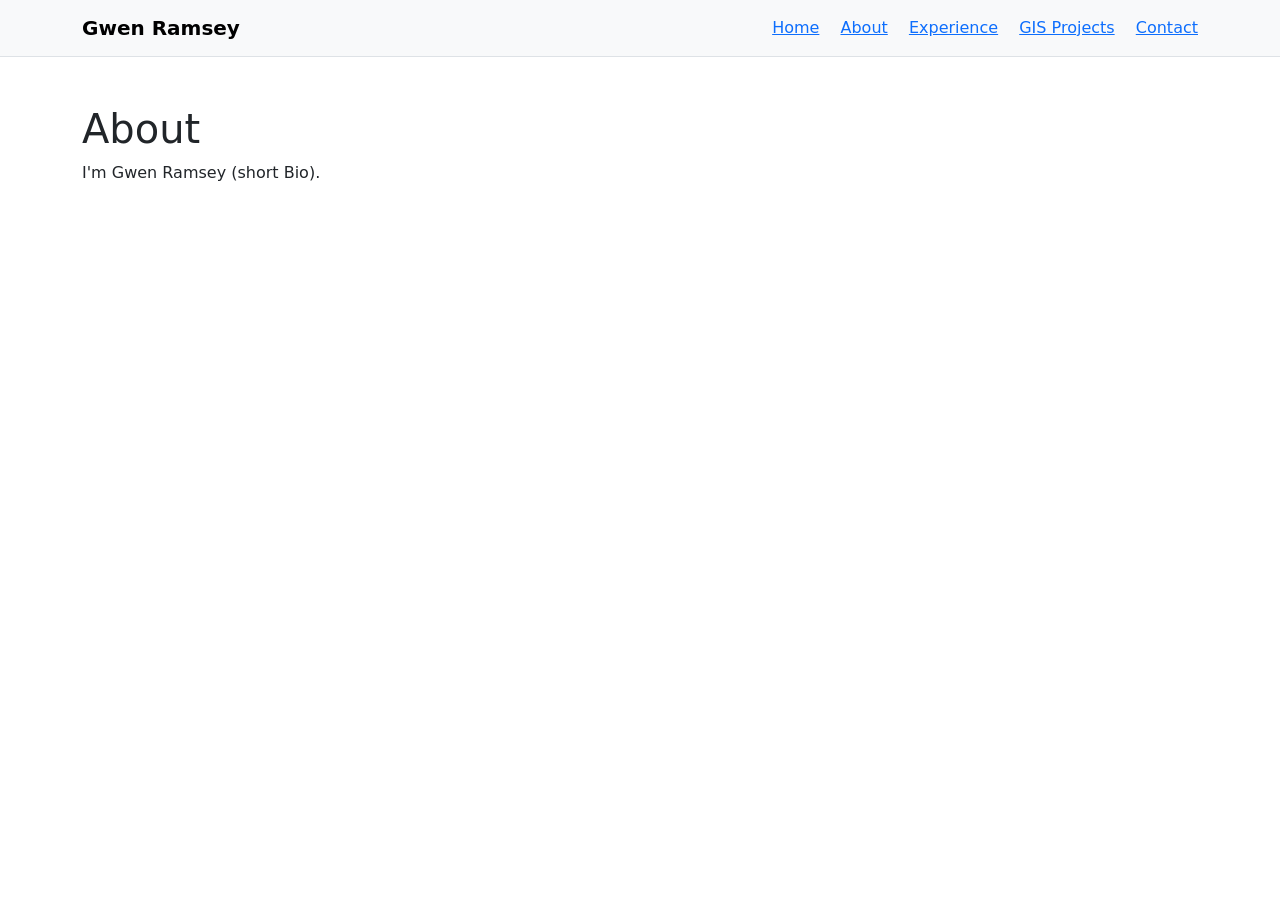
<file: about.html>
<!doctype html>
<html lang="en">
<head>
  <meta charset="utf-8" />
  <meta name="viewport" content="width=device-width, initial-scale=1" />
  <title>About — Gwen Ramsey</title>
  <link href="https://cdn.jsdelivr.net/npm/bootstrap@5.3.3/dist/css/bootstrap.min.css" rel="stylesheet">
</head>
<body>

<nav class="navbar navbar-light bg-light border-bottom">
  <div class="container">
    <a class="navbar-brand fw-semibold" href="index.html">Gwen Ramsey</a>
    <div class="ms-auto">
      <a class="me-3" href="index.html">Home</a>
      <a class="me-3" href="about.html">About</a>
      <a class="me-3" href="experience.html">Experience</a>
      <a class="me-3" href="projects.html">GIS Projects</a>
      <a href="contact.html">Contact</a>
    </div>
  </div>
</nav>

<main class="container py-5">
  <h1>About</h1>
  <p>I'm Gwen Ramsey (short Bio).</p>
</main>

</body>
</html>
</main>

</body>
</html>
</file>
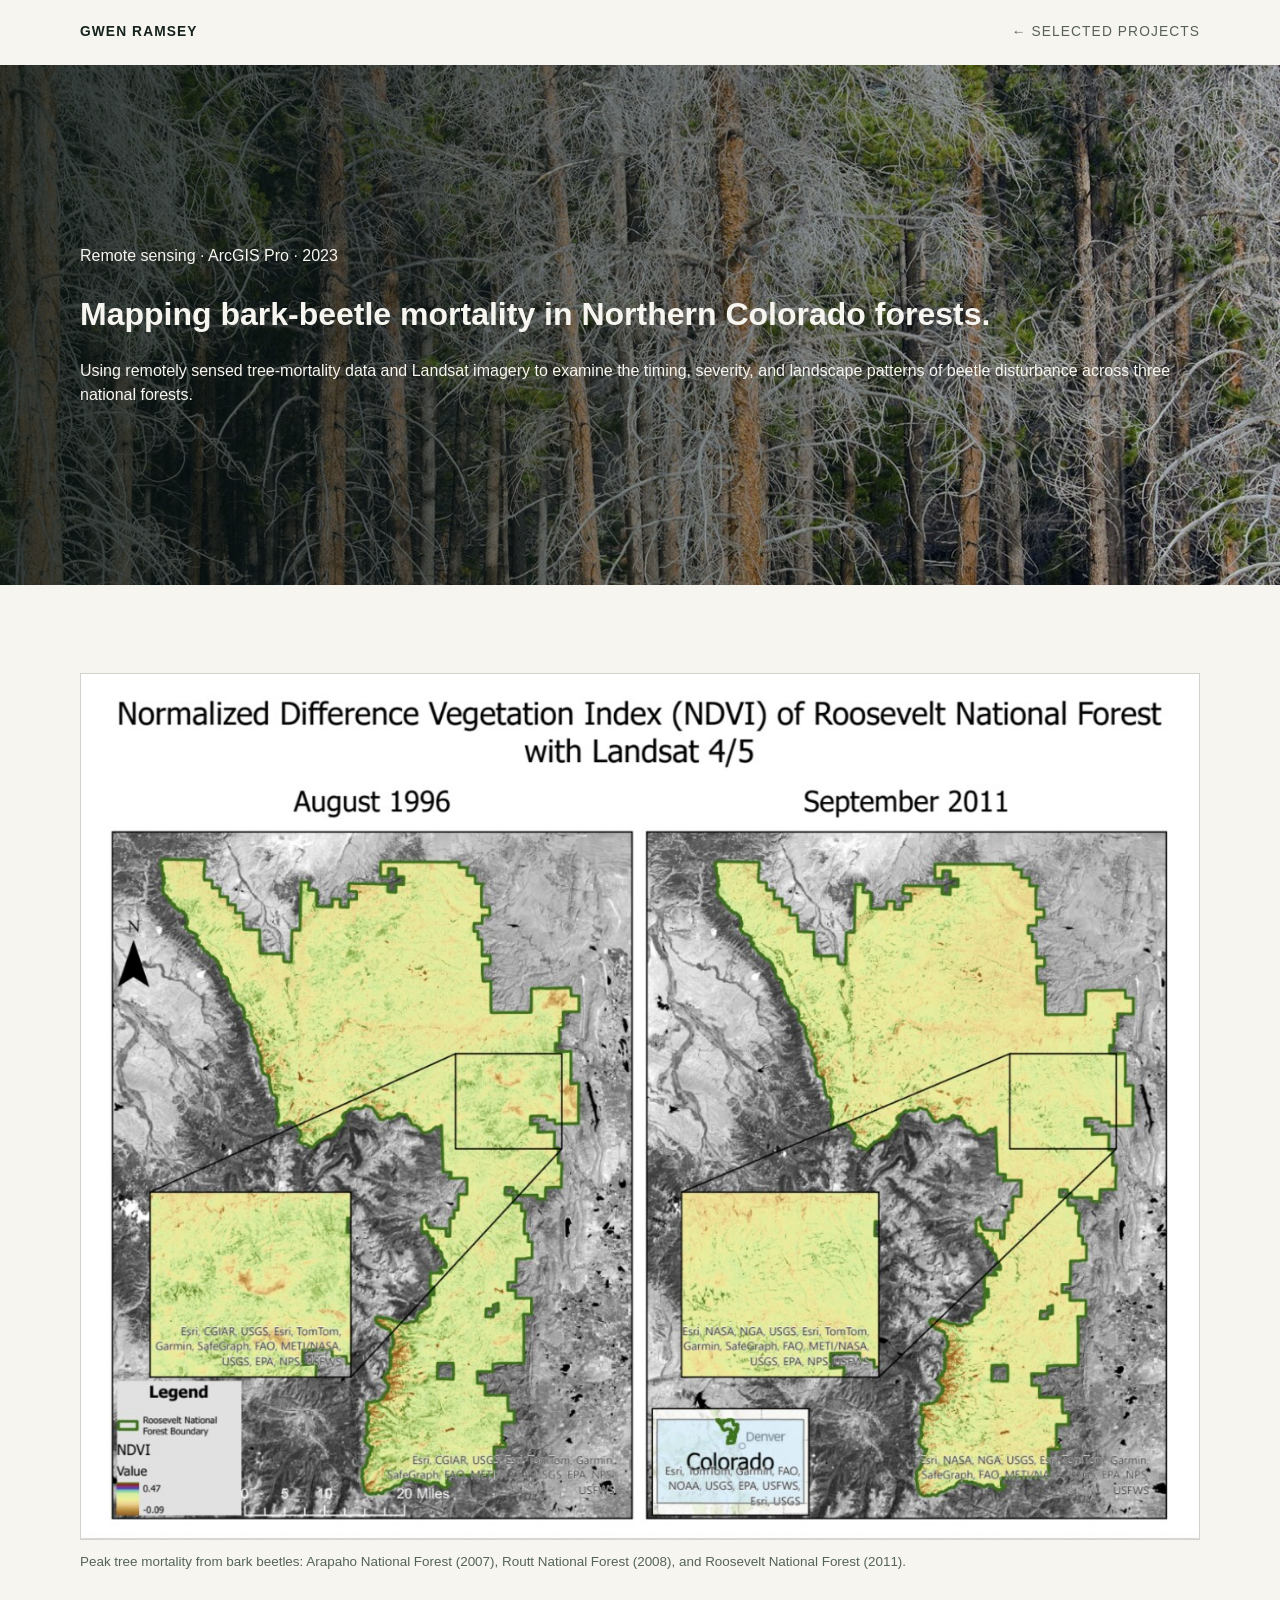
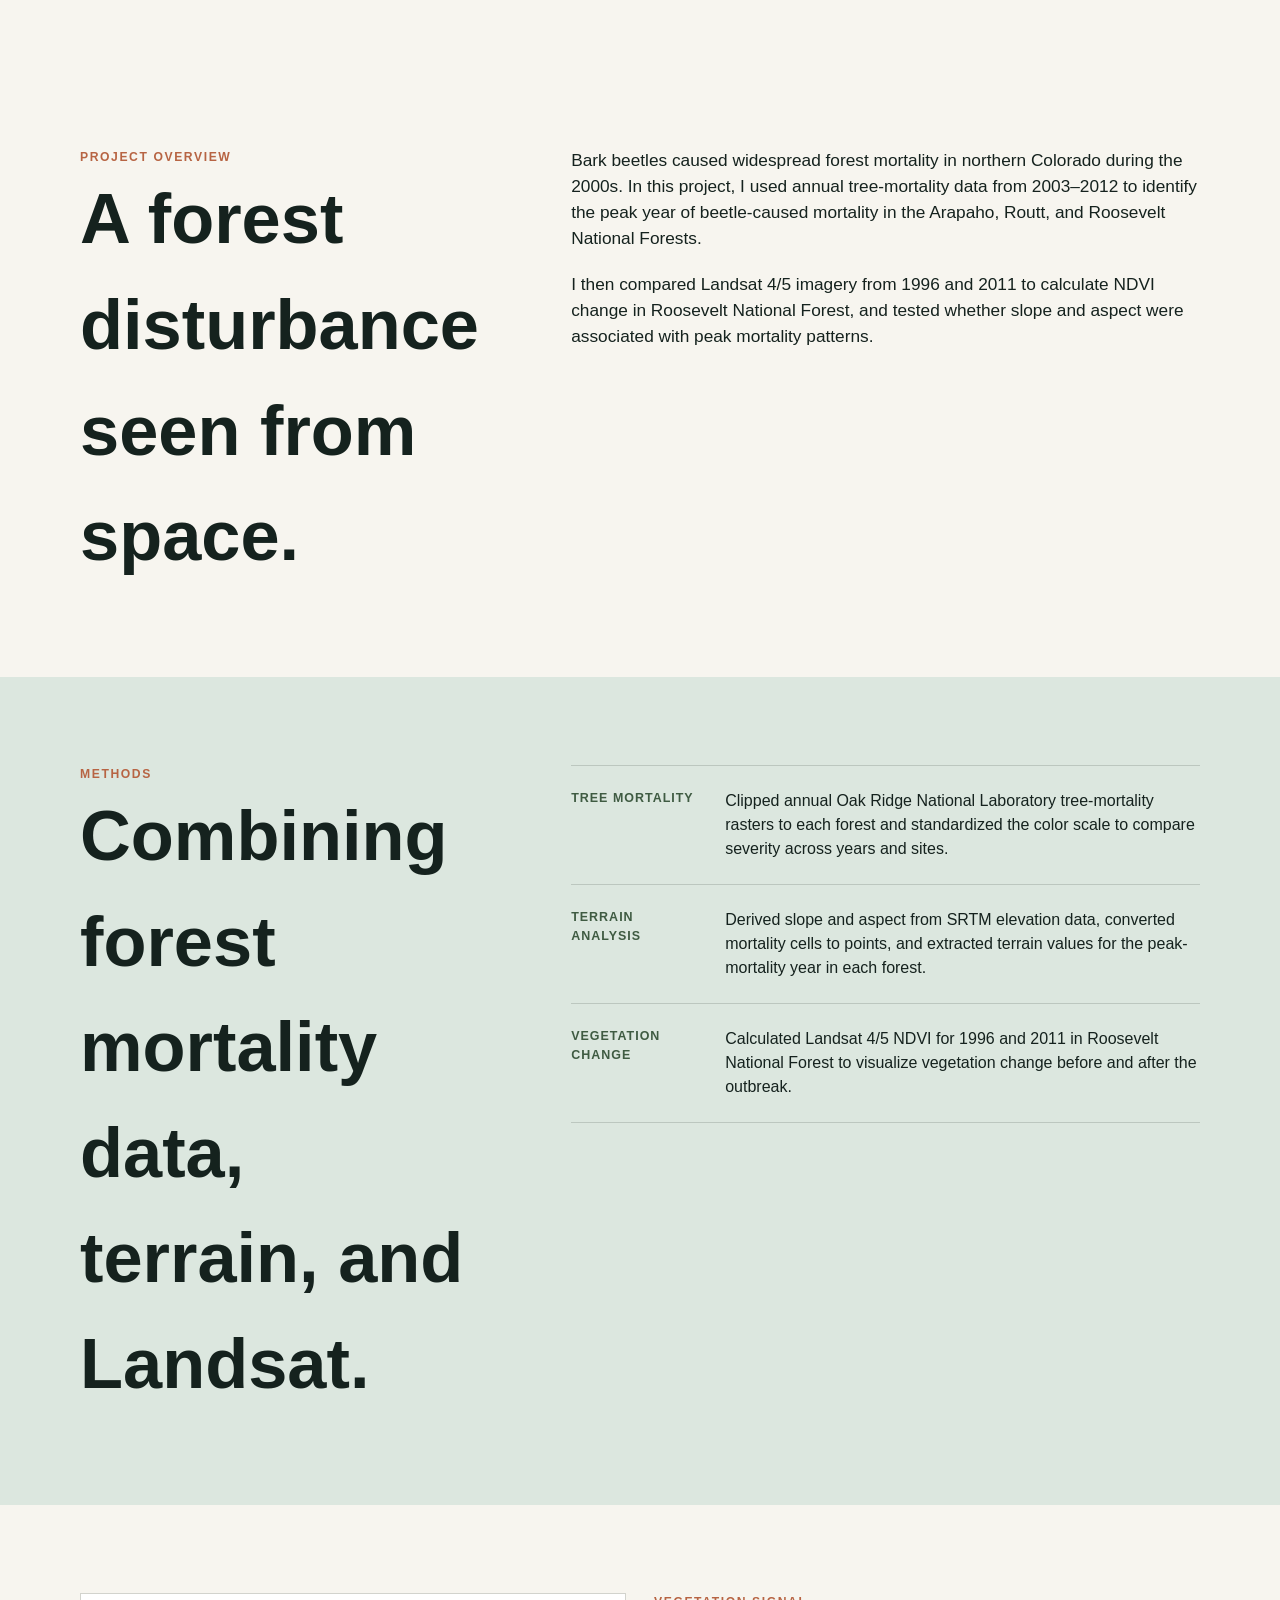
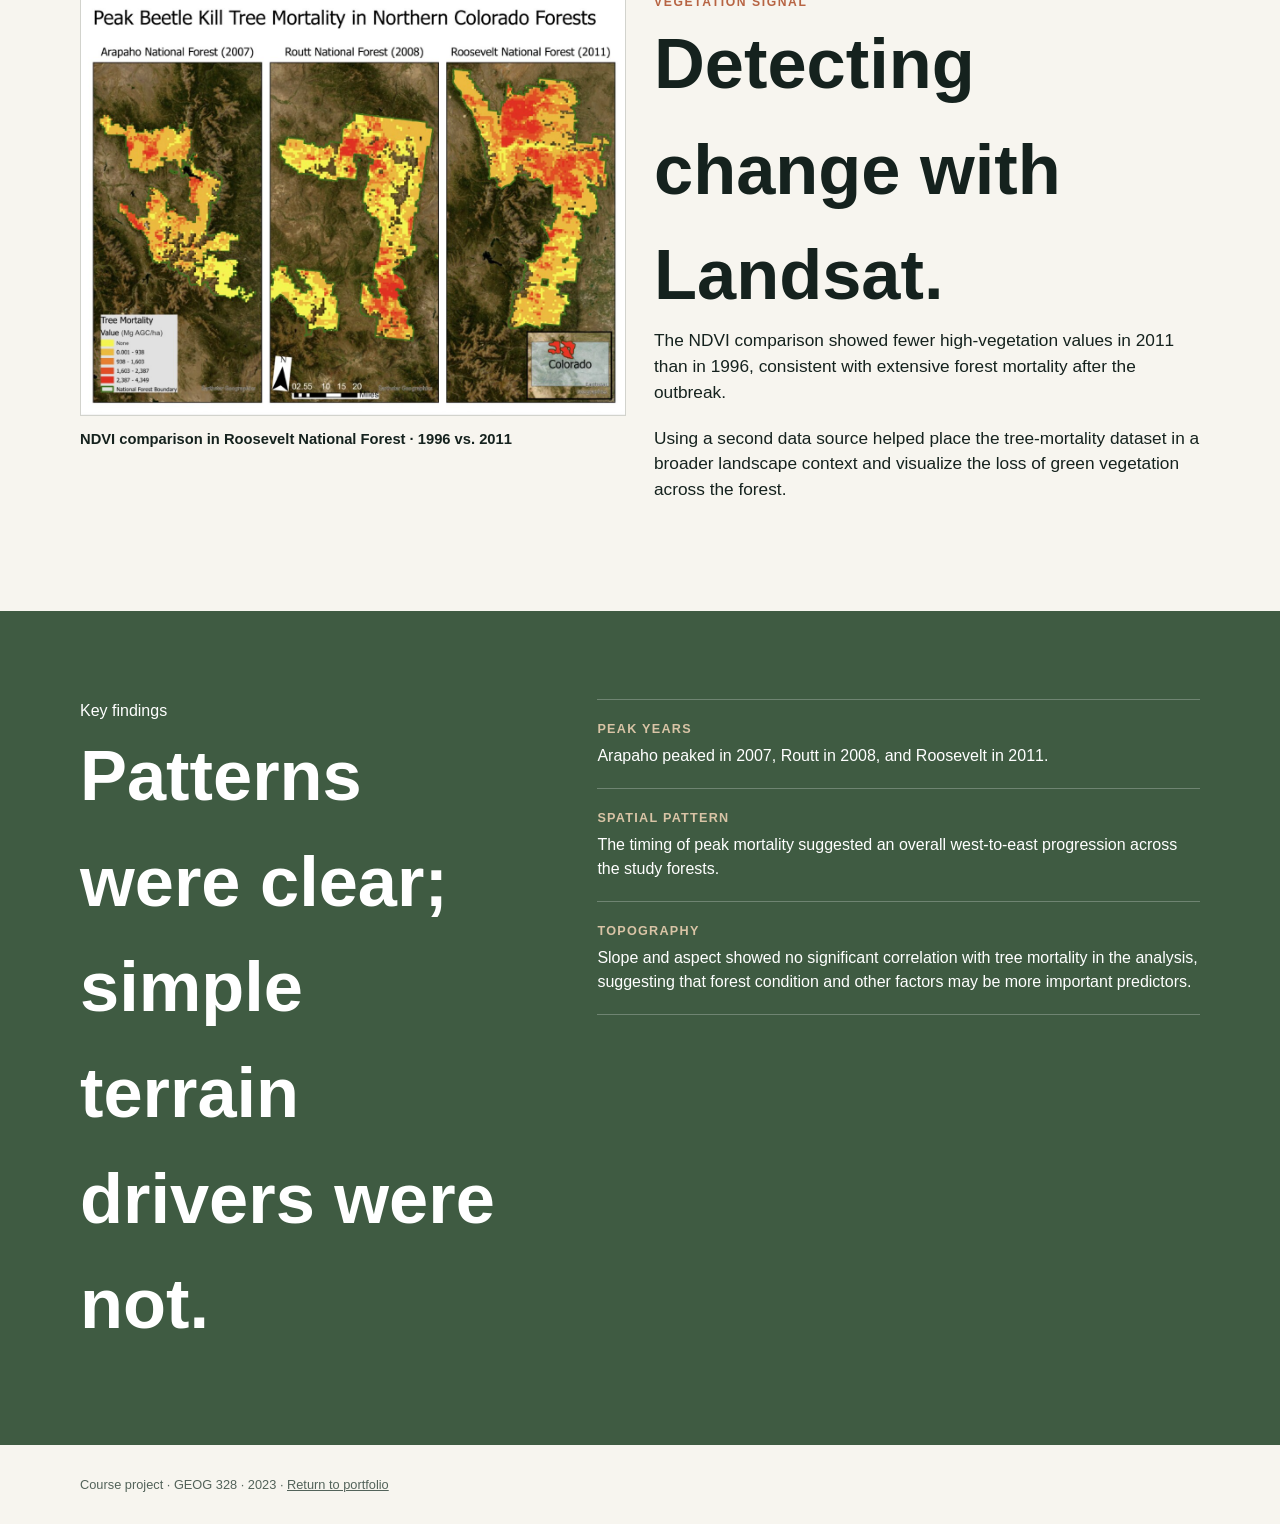
<file: beetle-kill.html>
<!DOCTYPE html>
<html lang="en">
<head>
  <meta charset="UTF-8">
  <meta name="viewport" content="width=device-width, initial-scale=1.0">
  <meta name="description" content="Bark beetle forest mortality analysis in Northern Colorado by Gwen Ramsey.">
  <title>Bark Beetle Mortality | Gwen Ramsey</title>
  <style>
    :root { --ink:#15221e; --paper:#f7f5ef; --moss:#3f5b42; --mist:#dce7df; --clay:#b76443; --line:rgba(21,34,30,.16); }
    * { box-sizing:border-box; } html { scroll-behavior:smooth; } body { margin:0; background:var(--paper); color:var(--ink); font-family:Arial, Helvetica, sans-serif; line-height:1.5; }
    a { color:inherit; } .wrap { width:min(1120px, calc(100% - 48px)); margin:auto; } nav { display:flex; justify-content:space-between; align-items:center; padding:22px 0; font-size:.86rem; letter-spacing:.08em; text-transform:uppercase; } nav a { text-decoration:none; font-weight:700; } nav .back { opacity:.7; font-weight:400; }
.hero {
  min-height: 520px;
  padding: 90px 0 72px;
  color: var(--paper);
  display: flex;
  align-items: end;
  position: relative;
  overflow: hidden;
  background:
    linear-gradient(
      90deg,
      rgba(10, 20, 16, .80) 0%,
      rgba(10, 20, 16, .45) 52%,
      rgba(10, 20, 16, .15) 100%
    ),
    url('assets/beetle-hero.jpg') center 52% / cover no-repeat;
}    section { padding:88px 0; } .hero-map { width:100%; display:block; border:1px solid var(--line); } .caption { margin:12px 0 0; color:#53635a; font-size:.84rem; } .intro { display:grid; grid-template-columns:.8fr 1.2fr; gap:72px; } .section-label { color:var(--clay); font-size:.76rem; font-weight:700; letter-spacing:.13em; text-transform:uppercase; } h2 { margin:0; font-size:clamp(2.7rem,5.5vw,5rem); } .body-copy p { margin:0 0 20px; font-size:1.08rem; }
    .methods { background:var(--mist); } .method-list { border-top:1px solid var(--line); } .method { display:grid; grid-template-columns:130px 1fr; gap:24px; padding:23px 0; border-bottom:1px solid var(--line); } .method strong { color:var(--moss); font-size:.78rem; letter-spacing:.08em; text-transform:uppercase; } .method p { margin:0; }
    .two-up { display:grid; grid-template-columns:1fr 1fr; gap:28px; } figure { margin:0; } figure img { display:block; width:100%; border:1px solid var(--line); } figcaption { padding-top:12px; font-weight:700; font-size:.92rem; } .findings { background:var(--moss); color:white; } .findings-grid { display:grid; grid-template-columns:.85fr 1.15fr; gap:72px; } .finding { padding:20px 0; border-bottom:1px solid rgba(255,255,255,.25); } .finding:first-child { border-top:1px solid rgba(255,255,255,.25); } .finding b { display:block; color:#d9c4a6; margin-bottom:5px; font-size:.79rem; letter-spacing:.1em; text-transform:uppercase; }
    footer { padding:30px 0; font-size:.8rem; color:#53635a; } @media(max-width:760px) { .wrap { width:min(100% - 32px,1120px); } .hero { padding:58px 0; } section { padding:68px 0; } .intro,.findings-grid,.two-up { grid-template-columns:1fr; gap:34px; } .method { grid-template-columns:1fr; gap:6px; } }
  </style>
</head>
<body>
  <div class="wrap"><nav><a href="index.html">Gwen Ramsey</a><a class="back" href="index.html#projects">← Selected projects</a></nav></div>
  <header class="hero"><div class="wrap"><div class="eyebrow">Remote sensing · ArcGIS Pro · 2023</div><h1>Mapping bark-beetle mortality in Northern Colorado forests.</h1><p>Using remotely sensed tree-mortality data and Landsat imagery to examine the timing, severity, and landscape patterns of beetle disturbance across three national forests.</p></div></header>
  <main>
    <section><div class="wrap"><img class="hero-map" src="assets/beetle-mortality.jpg" alt="Peak bark beetle tree mortality across Arapaho, Routt, and Roosevelt National Forests in Northern Colorado."><p class="caption">Peak tree mortality from bark beetles: Arapaho National Forest (2007), Routt National Forest (2008), and Roosevelt National Forest (2011).</p></div></section>
    <section><div class="wrap intro"><div><div class="section-label">Project overview</div><h2>A forest disturbance seen from space.</h2></div><div class="body-copy"><p>Bark beetles caused widespread forest mortality in northern Colorado during the 2000s. In this project, I used annual tree-mortality data from 2003–2012 to identify the peak year of beetle-caused mortality in the Arapaho, Routt, and Roosevelt National Forests.</p><p>I then compared Landsat 4/5 imagery from 1996 and 2011 to calculate NDVI change in Roosevelt National Forest, and tested whether slope and aspect were associated with peak mortality patterns.</p></div></div></section>
    <section class="methods"><div class="wrap intro"><div><div class="section-label">Methods</div><h2>Combining forest mortality data, terrain, and Landsat.</h2></div><div class="method-list"><div class="method"><strong>Tree mortality</strong><p>Clipped annual Oak Ridge National Laboratory tree-mortality rasters to each forest and standardized the color scale to compare severity across years and sites.</p></div><div class="method"><strong>Terrain analysis</strong><p>Derived slope and aspect from SRTM elevation data, converted mortality cells to points, and extracted terrain values for the peak-mortality year in each forest.</p></div><div class="method"><strong>Vegetation change</strong><p>Calculated Landsat 4/5 NDVI for 1996 and 2011 in Roosevelt National Forest to visualize vegetation change before and after the outbreak.</p></div></div></div></section>
    <section><div class="wrap two-up"><figure><img src="assets/beetle-ndvi.jpg" alt="NDVI comparison of Roosevelt National Forest in 1996 and 2011."><figcaption>NDVI comparison in Roosevelt National Forest · 1996 vs. 2011</figcaption></figure><div class="body-copy"><div class="section-label">Vegetation signal</div><h2>Detecting change with Landsat.</h2><p>The NDVI comparison showed fewer high-vegetation values in 2011 than in 1996, consistent with extensive forest mortality after the outbreak.</p><p>Using a second data source helped place the tree-mortality dataset in a broader landscape context and visualize the loss of green vegetation across the forest.</p></div></div></section>
    <section class="findings"><div class="wrap findings-grid"><div><div class="eyebrow">Key findings</div><h2>Patterns were clear; simple terrain drivers were not.</h2></div><div><div class="finding"><b>Peak years</b>Arapaho peaked in 2007, Routt in 2008, and Roosevelt in 2011.</div><div class="finding"><b>Spatial pattern</b>The timing of peak mortality suggested an overall west-to-east progression across the study forests.</div><div class="finding"><b>Topography</b>Slope and aspect showed no significant correlation with tree mortality in the analysis, suggesting that forest condition and other factors may be more important predictors.</div></div></div></section>
  </main>
  <footer><div class="wrap">Course project · GEOG 328 · 2023 · <a href="index.html">Return to portfolio</a></div></footer>
</body>
</html>
</file>
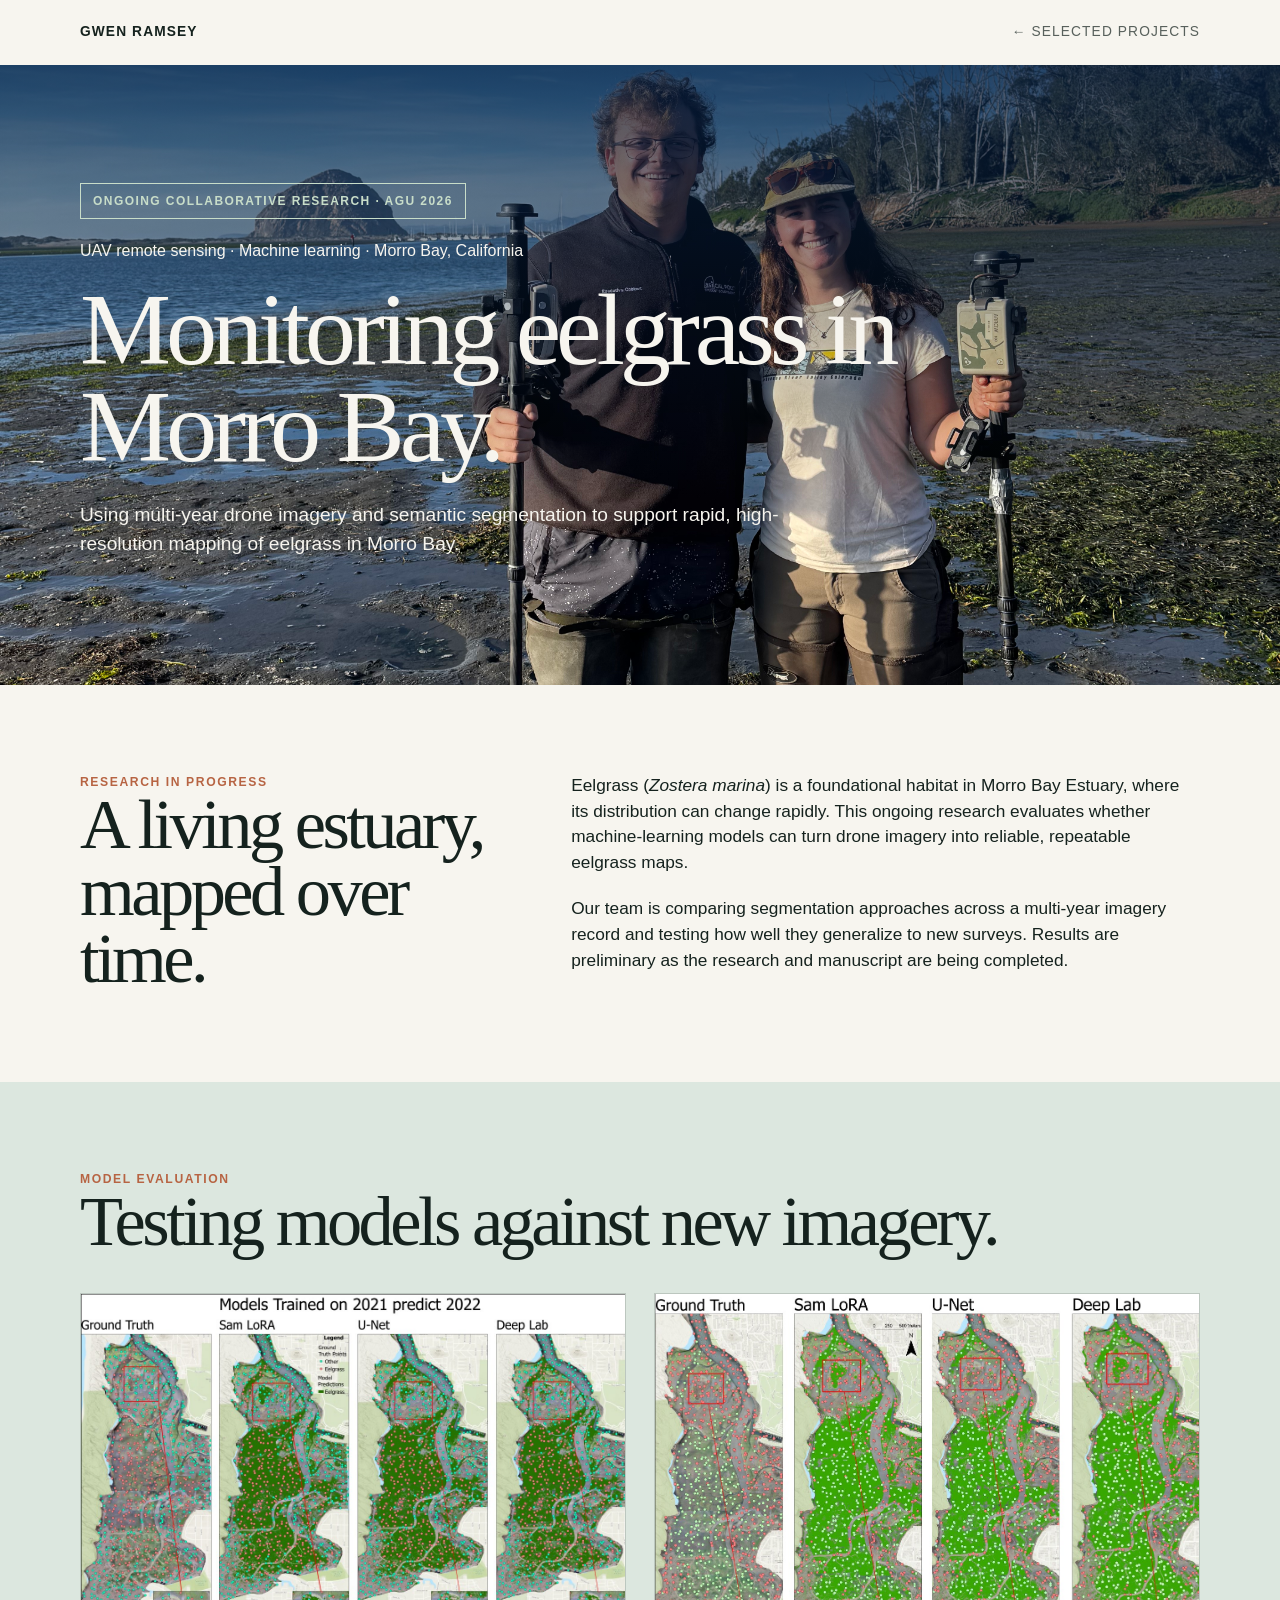
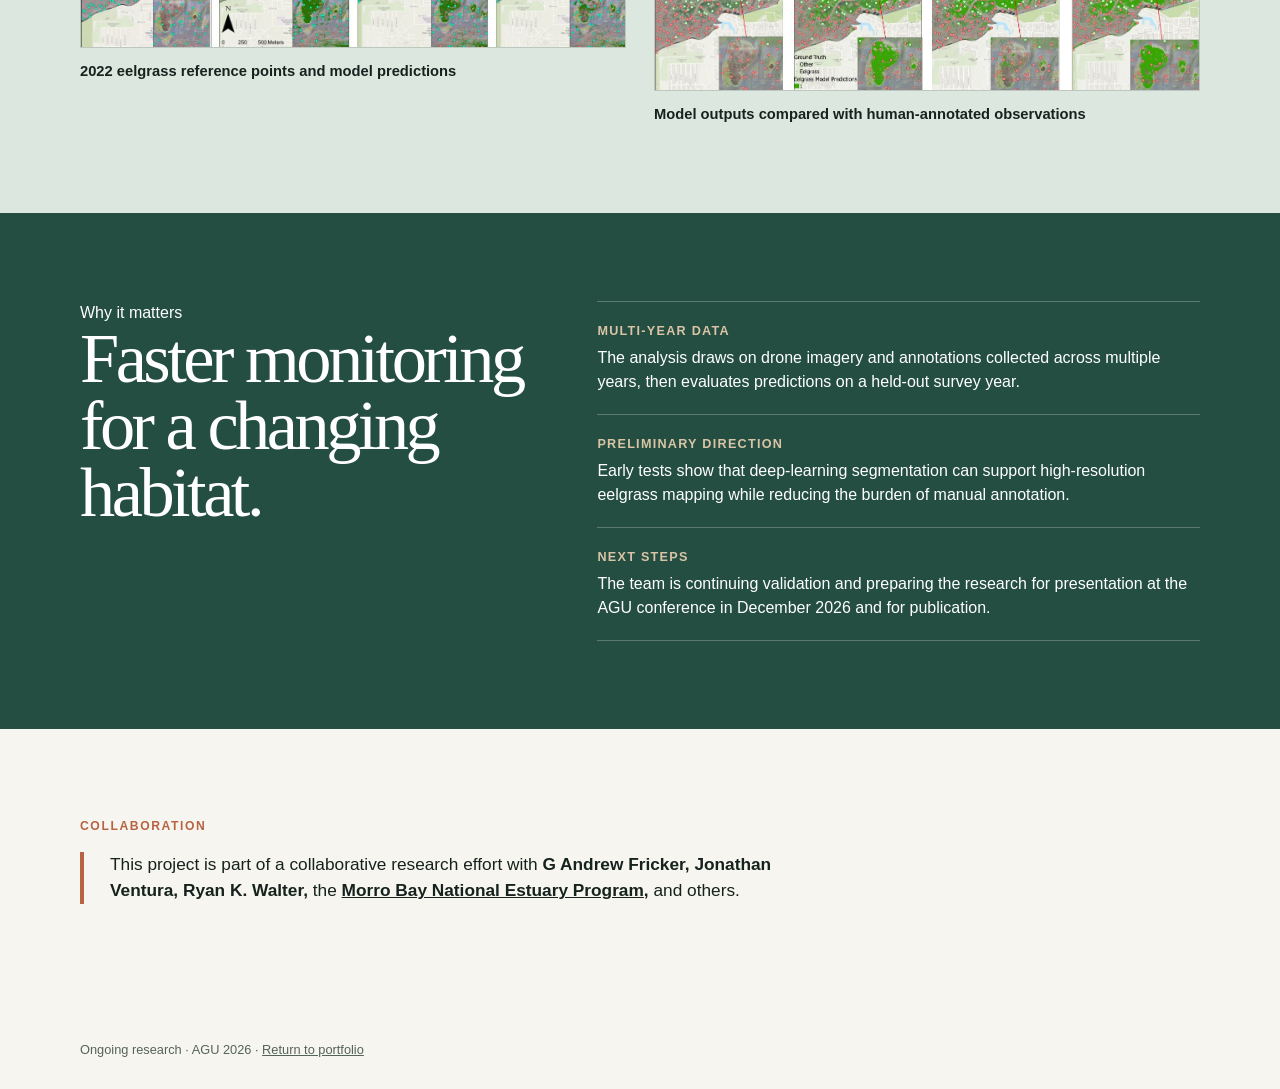
<file: eelgrass-monitoring.html>
<!DOCTYPE html>
<html lang="en">
<head>
  <meta charset="UTF-8">
  <meta name="viewport" content="width=device-width, initial-scale=1.0">
  <meta name="description" content="Ongoing UAV and machine-learning research for eelgrass monitoring in Morro Bay, California, by Gwen Ramsey.">
  <title>Eelgrass Monitoring | Gwen Ramsey</title>
  <style>
    :root { --ink:#15221e; --paper:#f7f5ef; --moss:#244e42; --mist:#dce7df; --clay:#b76443; --sand:#d9c4a6; --line:rgba(21,34,30,.16); }
    * { box-sizing:border-box; } html { scroll-behavior:smooth; } body { margin:0; background:var(--paper); color:var(--ink); font-family:Arial, Helvetica, sans-serif; line-height:1.5; } a { color:inherit; }
    .wrap { width:min(1120px, calc(100% - 48px)); margin:auto; } nav { display:flex; justify-content:space-between; align-items:center; padding:22px 0; font-size:.86rem; letter-spacing:.08em; text-transform:uppercase; } nav a { text-decoration:none; font-weight:700; } nav .back { opacity:.7; font-weight:400; }
.hero {
  min-height: 620px;
  padding: 64px 0 72px;
  color: var(--paper);
  display: flex;
  align-items: flex-start;
  background:
    linear-gradient(
      180deg,
      rgba(6, 31, 64, .76) 0%,
      rgba(6, 31, 64, .28) 42%,
      rgba(6, 31, 64, 0) 70%
    ),
    url('assets/nicoeelgrass.jpeg') center 56% / cover no-repeat;
}    h1, h2 { font-family:Georgia, 'Times New Roman', serif; font-weight:400; letter-spacing:-.05em; line-height:.95; } h1 { max-width:950px; margin:18px 0 26px; font-size:clamp(3.5rem,8vw,7.1rem); } .hero p { max-width:700px; margin:0; font-size:1.2rem; }
    section { padding:88px 0; } .intro { display:grid; grid-template-columns:.8fr 1.2fr; gap:72px; } .section-label { color:var(--clay); font-size:.76rem; font-weight:700; letter-spacing:.13em; text-transform:uppercase; } h2 { margin:0; font-size:clamp(2.7rem,5.5vw,5rem); } .body-copy p { margin:0 0 20px; font-size:1.08rem; }
    .status { display:inline-block; margin-bottom:20px; padding:8px 12px; border:1px solid currentColor; color:#c8ddc9; font-size:.75rem; font-weight:700; letter-spacing:.12em; text-transform:uppercase; } .maps { background:var(--mist); } .map-grid { display:grid; grid-template-columns:1fr 1fr; gap:28px; } figure { margin:0; } figure img { display:block; width:100%; border:1px solid var(--line); } figcaption { padding-top:12px; font-weight:700; font-size:.92rem; }
    .findings { background:var(--moss); color:white; } .findings-grid { display:grid; grid-template-columns:.85fr 1.15fr; gap:72px; } .finding { padding:20px 0; border-bottom:1px solid rgba(255,255,255,.25); } .finding:first-child { border-top:1px solid rgba(255,255,255,.25); } .finding b { display:block; color:var(--sand); margin-bottom:5px; font-size:.79rem; letter-spacing:.1em; text-transform:uppercase; }
    .credit { border-left:4px solid var(--clay); padding-left:26px; font-size:1.08rem; max-width:760px; } footer { padding:30px 0; font-size:.8rem; color:#53635a; }
@media(max-width:760px) {
  .wrap { width:min(100% - 32px,1120px); }
  .hero {
    min-height:520px;
    padding:48px 0;
    background-position:center 56%;
  }
  section { padding:68px 0; }
  .intro,.findings-grid,.map-grid { grid-template-columns:1fr; gap:34px; }
}  </style>
</head>
<body>
  <div class="wrap"><nav><a href="index.html">Gwen Ramsey</a><a class="back" href="index.html#projects">← Selected projects</a></nav></div>
  <header class="hero"><div class="wrap"><div class="status">Ongoing collaborative research · AGU 2026</div><div class="eyebrow">UAV remote sensing · Machine learning · Morro Bay, California</div><h1>Monitoring eelgrass in Morro Bay.</h1><p>Using multi-year drone imagery and semantic segmentation to support rapid, high-resolution mapping of eelgrass in Morro Bay.</p></div></header>
  <main>
    <section><div class="wrap intro"><div><div class="section-label">Research in progress</div><h2>A living estuary, mapped over time.</h2></div><div class="body-copy"><p>Eelgrass (<em>Zostera marina</em>) is a foundational habitat in Morro Bay Estuary, where its distribution can change rapidly. This ongoing research evaluates whether machine-learning models can turn drone imagery into reliable, repeatable eelgrass maps.</p><p>Our team is comparing segmentation approaches across a multi-year imagery record and testing how well they generalize to new surveys. Results are preliminary as the research and manuscript are being completed.</p></div></div></section>
    <section class="maps"><div class="wrap"><div class="section-label">Model evaluation</div><h2>Testing models against new imagery.</h2><div class="map-grid" style="margin-top:38px;"><figure><img src="assets/eelgrass-model-comparison.jpg" alt="Ground-truth eelgrass observations and predictions from three segmentation models across Morro Bay."><figcaption>2022 eelgrass reference points and model predictions</figcaption></figure><figure><img src="assets/eelgrass-model-detail.jpg" alt="Detailed comparison of reference observations and three eelgrass segmentation models."><figcaption>Model outputs compared with human-annotated observations</figcaption></figure></div></div></section>
    <section class="findings"><div class="wrap findings-grid"><div><div class="eyebrow">Why it matters</div><h2>Faster monitoring for a changing habitat.</h2></div><div><div class="finding"><b>Multi-year data</b>The analysis draws on drone imagery and annotations collected across multiple years, then evaluates predictions on a held-out survey year.</div><div class="finding"><b>Preliminary direction</b>Early tests show that deep-learning segmentation can support high-resolution eelgrass mapping while reducing the burden of manual annotation.</div><div class="finding"><b>Next steps</b>The team is continuing validation and preparing the research for presentation at the AGU conference in December 2026 and for publication.</div></div></div></section>
    <section><div class="wrap"><div class="section-label">Collaboration</div><p class="credit">This project is part of a collaborative research effort with <strong>G Andrew Fricker, Jonathan Ventura, Ryan K. Walter,</strong> the <strong><a href="https://www.mbnep.org/" target="_blank" rel="noreferrer">Morro Bay National Estuary Program</a>,</strong>
      and others.</p></div></section>
  </main>
  <footer><div class="wrap">Ongoing research · AGU 2026 · <a href="index.html">Return to portfolio</a></div></footer>
</body>
</html>
</file>
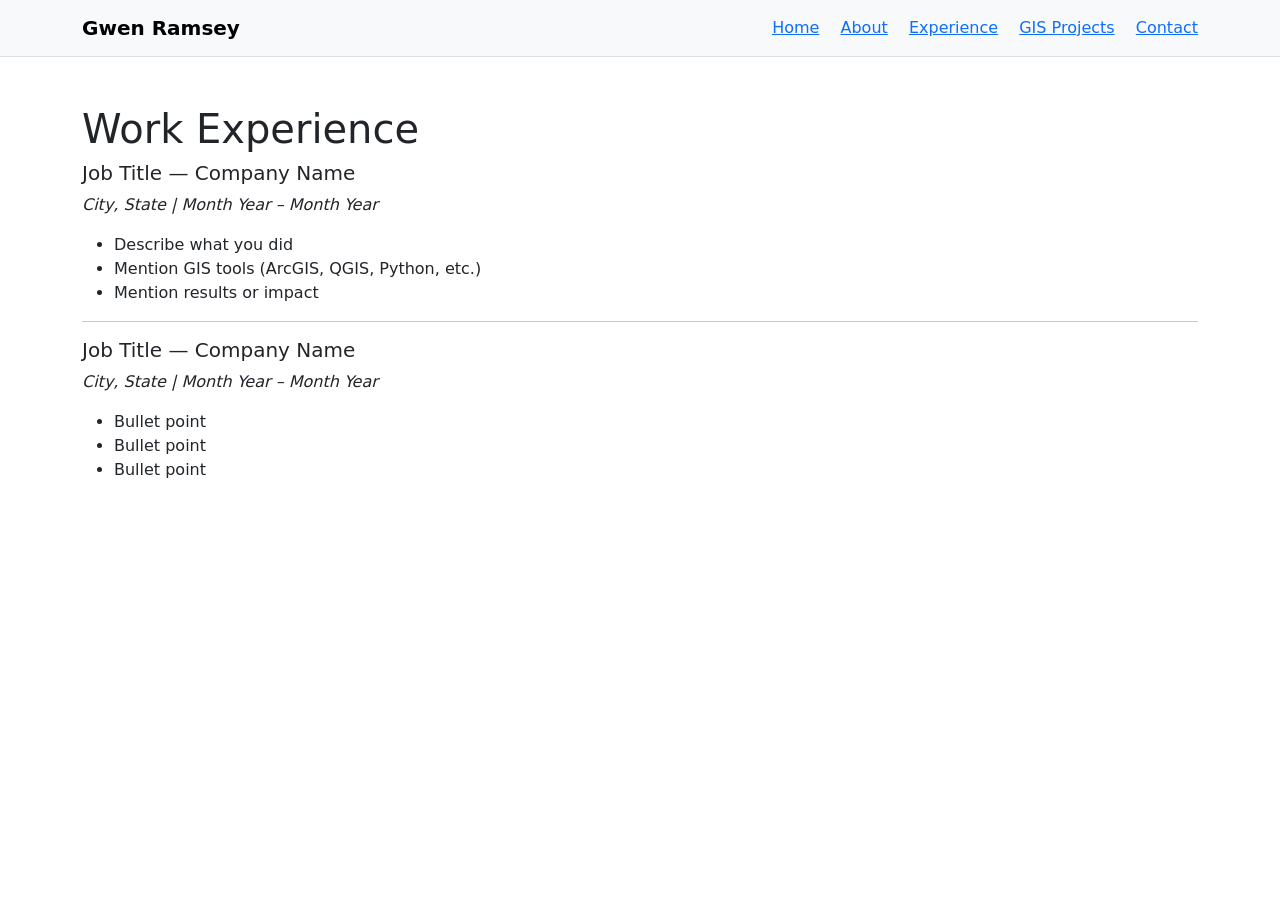
<file: experience.html>
<!doctype html>
<html lang="en">
<head>
  <meta charset="utf-8" />
  <meta name="viewport" content="width=device-width, initial-scale=1" />
  <title>Experience — Gwen Ramsey</title>
  <link href="https://cdn.jsdelivr.net/npm/bootstrap@5.3.3/dist/css/bootstrap.min.css" rel="stylesheet">
</head>
<body>

<nav class="navbar navbar-light bg-light border-bottom">
  <div class="container">
    <a class="navbar-brand fw-semibold" href="index.html">Gwen Ramsey</a>
    <div class="ms-auto">
      <a class="me-3" href="index.html">Home</a>
      <a class="me-3" href="about.html">About</a>
      <a class="me-3" href="experience.html">Experience</a>
      <a class="me-3" href="projects.html">GIS Projects</a>
      <a href="contact.html">Contact</a>
    </div>
  </div>
</nav>

<main class="container py-5">
  <h1>Work Experience</h1>

  <h5>Job Title — Company Name</h5>
  <p><em>City, State | Month Year – Month Year</em></p>
  <ul>
    <li>Describe what you did</li>
    <li>Mention GIS tools (ArcGIS, QGIS, Python, etc.)</li>
    <li>Mention results or impact</li>
  </ul>

  <hr>

  <h5>Job Title — Company Name</h5>
  <p><em>City, State | Month Year – Month Year</em></p>
  <ul>
    <li>Bullet point</li>
    <li>Bullet point</li>
    <li>Bullet point</li>
  </ul>

</main>

</body>
</html>
</file>
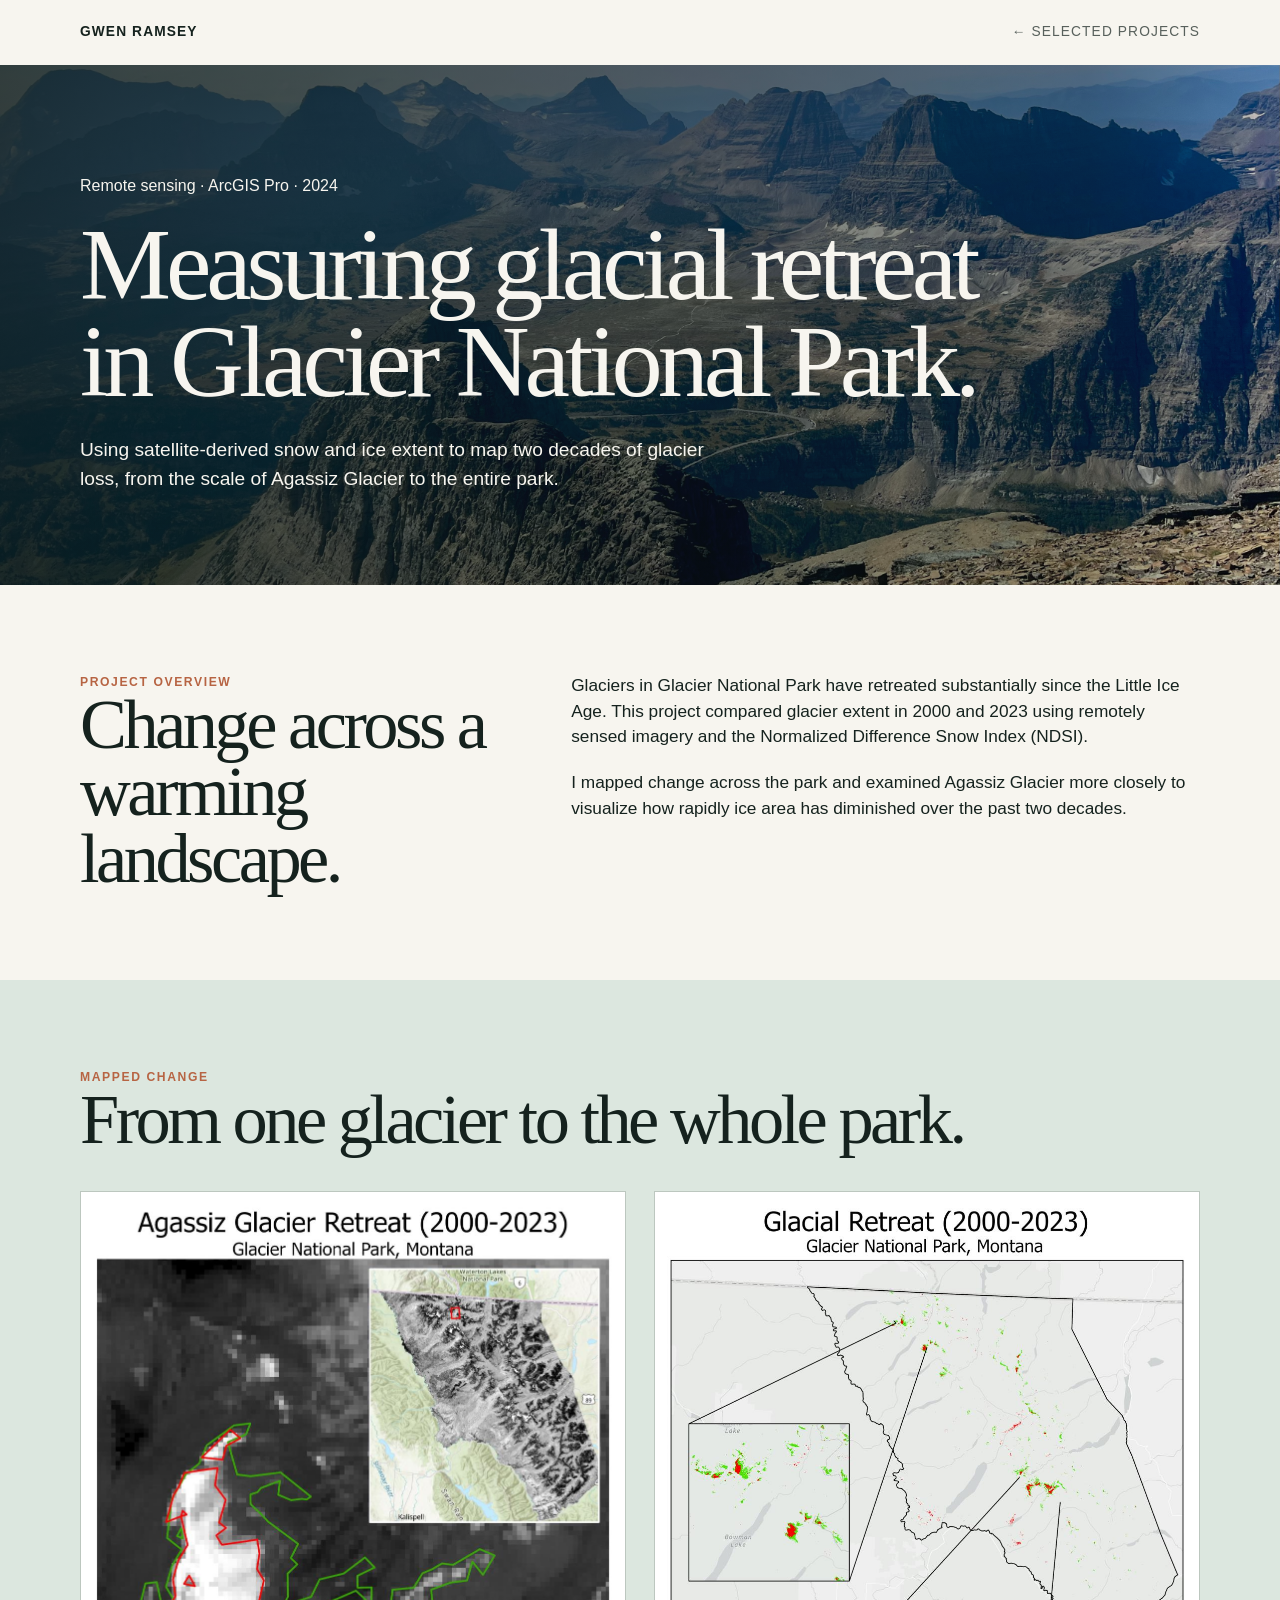
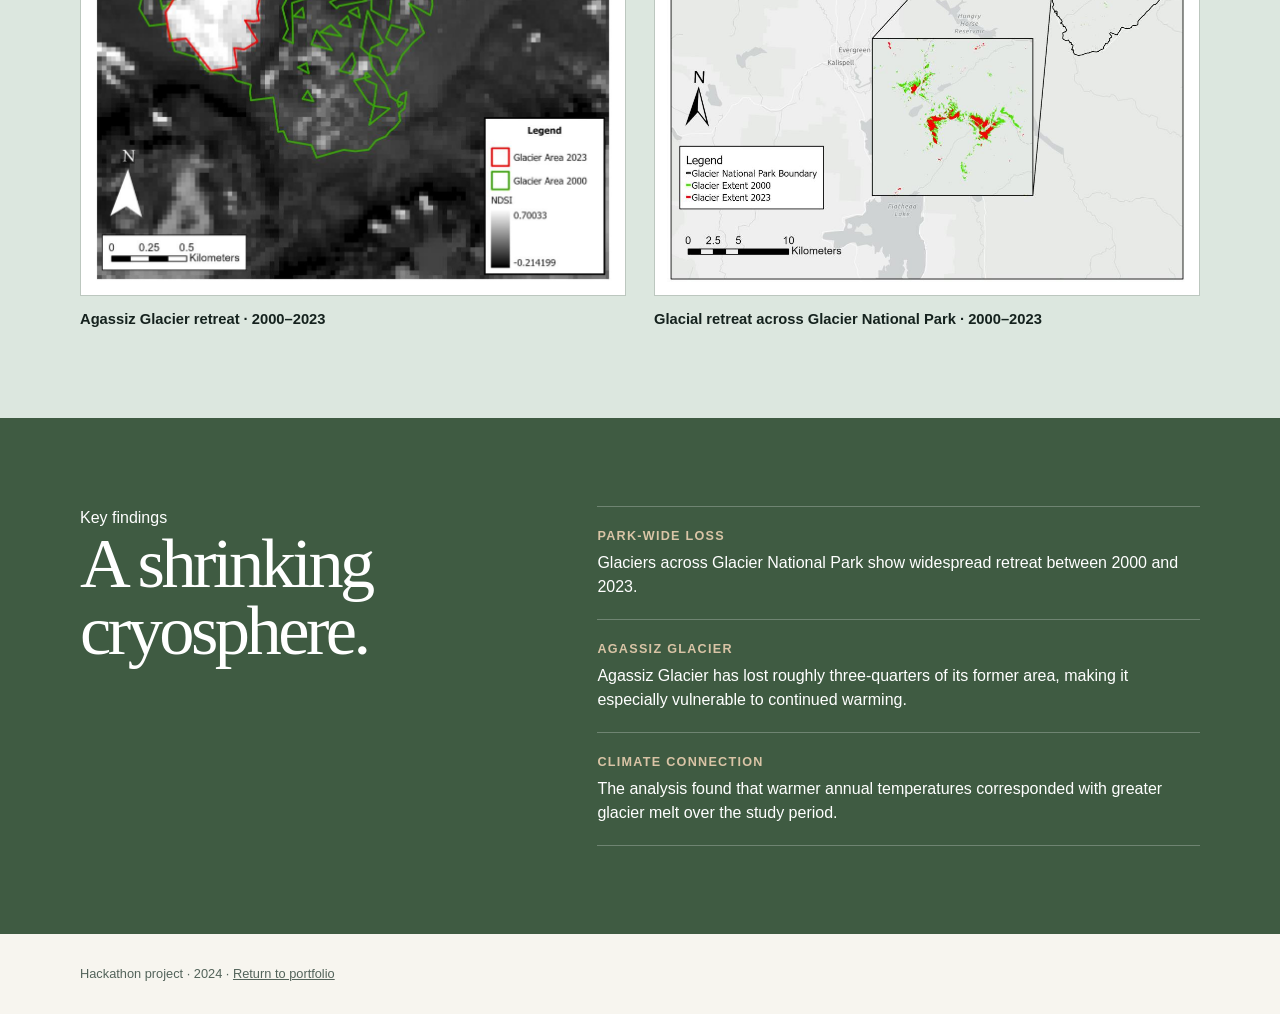
<file: glacier-melt.html>
<!DOCTYPE html>
<html lang="en">
<head>
  <meta charset="UTF-8">
  <meta name="viewport" content="width=device-width, initial-scale=1.0">
  <meta name="description" content="Glacial retreat analysis in Glacier National Park by Gwen Ramsey.">
  <title>Glacial Retreat | Gwen Ramsey</title>
  <style>
    :root { --ink:#15221e; --paper:#f7f5ef; --moss:#3f5b42; --mist:#dce7df; --clay:#b76443; --line:rgba(21,34,30,.16); }
    * { box-sizing:border-box; } html { scroll-behavior:smooth; } body { margin:0; background:var(--paper); color:var(--ink); font-family:Arial, Helvetica, sans-serif; line-height:1.5; } a { color:inherit; }
    .wrap { width:min(1120px, calc(100% - 48px)); margin:auto; } nav { display:flex; justify-content:space-between; align-items:center; padding:22px 0; font-size:.86rem; letter-spacing:.08em; text-transform:uppercase; } nav a { text-decoration:none; font-weight:700; } nav .back { opacity:.7; font-weight:400; }
.hero {
  min-height: 520px;
  padding: 90px 0 72px;
  color: var(--paper);
  display: flex;
  align-items: end;
  position: relative;
  overflow: hidden;
  background:
    linear-gradient(90deg, rgba(10,20,16,.78) 0%, rgba(10,20,16,.42) 85%, rgba(10,20,16,.18)),
    url('assets/glacier_overview.jpeg') center 55% / cover no-repeat;
}    h1, h2 { font-family:Georgia, 'Times New Roman', serif; font-weight:400; letter-spacing:-.05em; line-height:.95; } h1 { max-width:900px; margin:18px 0 26px; font-size:clamp(3.5rem,8vw,7.4rem); } .hero p { max-width:650px; margin:0; font-size:1.2rem; }
    section { padding:88px 0; } .intro { display:grid; grid-template-columns:.8fr 1.2fr; gap:72px; } .section-label { color:var(--clay); font-size:.76rem; font-weight:700; letter-spacing:.13em; text-transform:uppercase; } h2 { margin:0; font-size:clamp(2.7rem,5.5vw,5rem); } .body-copy p { margin:0 0 20px; font-size:1.08rem; }
    .maps { background:var(--mist); } .map-grid { display:grid; grid-template-columns:1fr 1fr; gap:28px; } figure { margin:0; } figure img { display:block; width:100%; border:1px solid var(--line); } figcaption { padding-top:12px; font-weight:700; font-size:.92rem; }
    .findings { background:var(--moss); color:white; } .findings-grid { display:grid; grid-template-columns:.85fr 1.15fr; gap:72px; } .finding { padding:20px 0; border-bottom:1px solid rgba(255,255,255,.25); } .finding:first-child { border-top:1px solid rgba(255,255,255,.25); } .finding b { display:block; color:#d9c4a6; margin-bottom:5px; font-size:.79rem; letter-spacing:.1em; text-transform:uppercase; }
    footer { padding:30px 0; font-size:.8rem; color:#53635a; } @media(max-width:760px) { .wrap { width:min(100% - 32px,1120px); } .hero { min-height:460px; padding:58px 0; } section { padding:68px 0; } .intro,.findings-grid,.map-grid { grid-template-columns:1fr; gap:34px; } }
  </style>
</head>
<body>
  <div class="wrap"><nav><a href="index.html">Gwen Ramsey</a><a class="back" href="index.html#projects">← Selected projects</a></nav></div>
  <header class="hero"><div class="wrap"><div class="eyebrow">Remote sensing · ArcGIS Pro · 2024</div><h1>Measuring glacial retreat in Glacier National Park.</h1><p>Using satellite-derived snow and ice extent to map two decades of glacier loss, from the scale of Agassiz Glacier to the entire park.</p></div></header>
  <main>
    <section><div class="wrap intro"><div><div class="section-label">Project overview</div><h2>Change across a warming landscape.</h2></div><div class="body-copy"><p>Glaciers in Glacier National Park have retreated substantially since the Little Ice Age. This project compared glacier extent in 2000 and 2023 using remotely sensed imagery and the Normalized Difference Snow Index (NDSI).</p><p>I mapped change across the park and examined Agassiz Glacier more closely to visualize how rapidly ice area has diminished over the past two decades.</p></div></div></section>
    <section class="maps"><div class="wrap"><div class="section-label">Mapped change</div><h2>From one glacier to the whole park.</h2><div class="map-grid" style="margin-top:38px;"><figure><img src="assets/agassiz-retreat.jpg" alt="Map of Agassiz Glacier retreat between 2000 and 2023 in Glacier National Park."><figcaption>Agassiz Glacier retreat · 2000–2023</figcaption></figure><figure><img src="assets/glacier-national-park-retreat.jpg" alt="Map of glacier retreat across Glacier National Park between 2000 and 2023."><figcaption>Glacial retreat across Glacier National Park · 2000–2023</figcaption></figure></div></div></section>
    <section class="findings"><div class="wrap findings-grid"><div><div class="eyebrow">Key findings</div><h2>A shrinking cryosphere.</h2></div><div><div class="finding"><b>Park-wide loss</b>Glaciers across Glacier National Park show widespread retreat between 2000 and 2023.</div><div class="finding"><b>Agassiz Glacier</b>Agassiz Glacier has lost roughly three-quarters of its former area, making it especially vulnerable to continued warming.</div><div class="finding"><b>Climate connection</b>The analysis found that warmer annual temperatures corresponded with greater glacier melt over the study period.</div></div></div></section>
  </main>
  <footer><div class="wrap">Hackathon project · 2024 · <a href="index.html">Return to portfolio</a></div></footer>
</body>
</html>
</file>
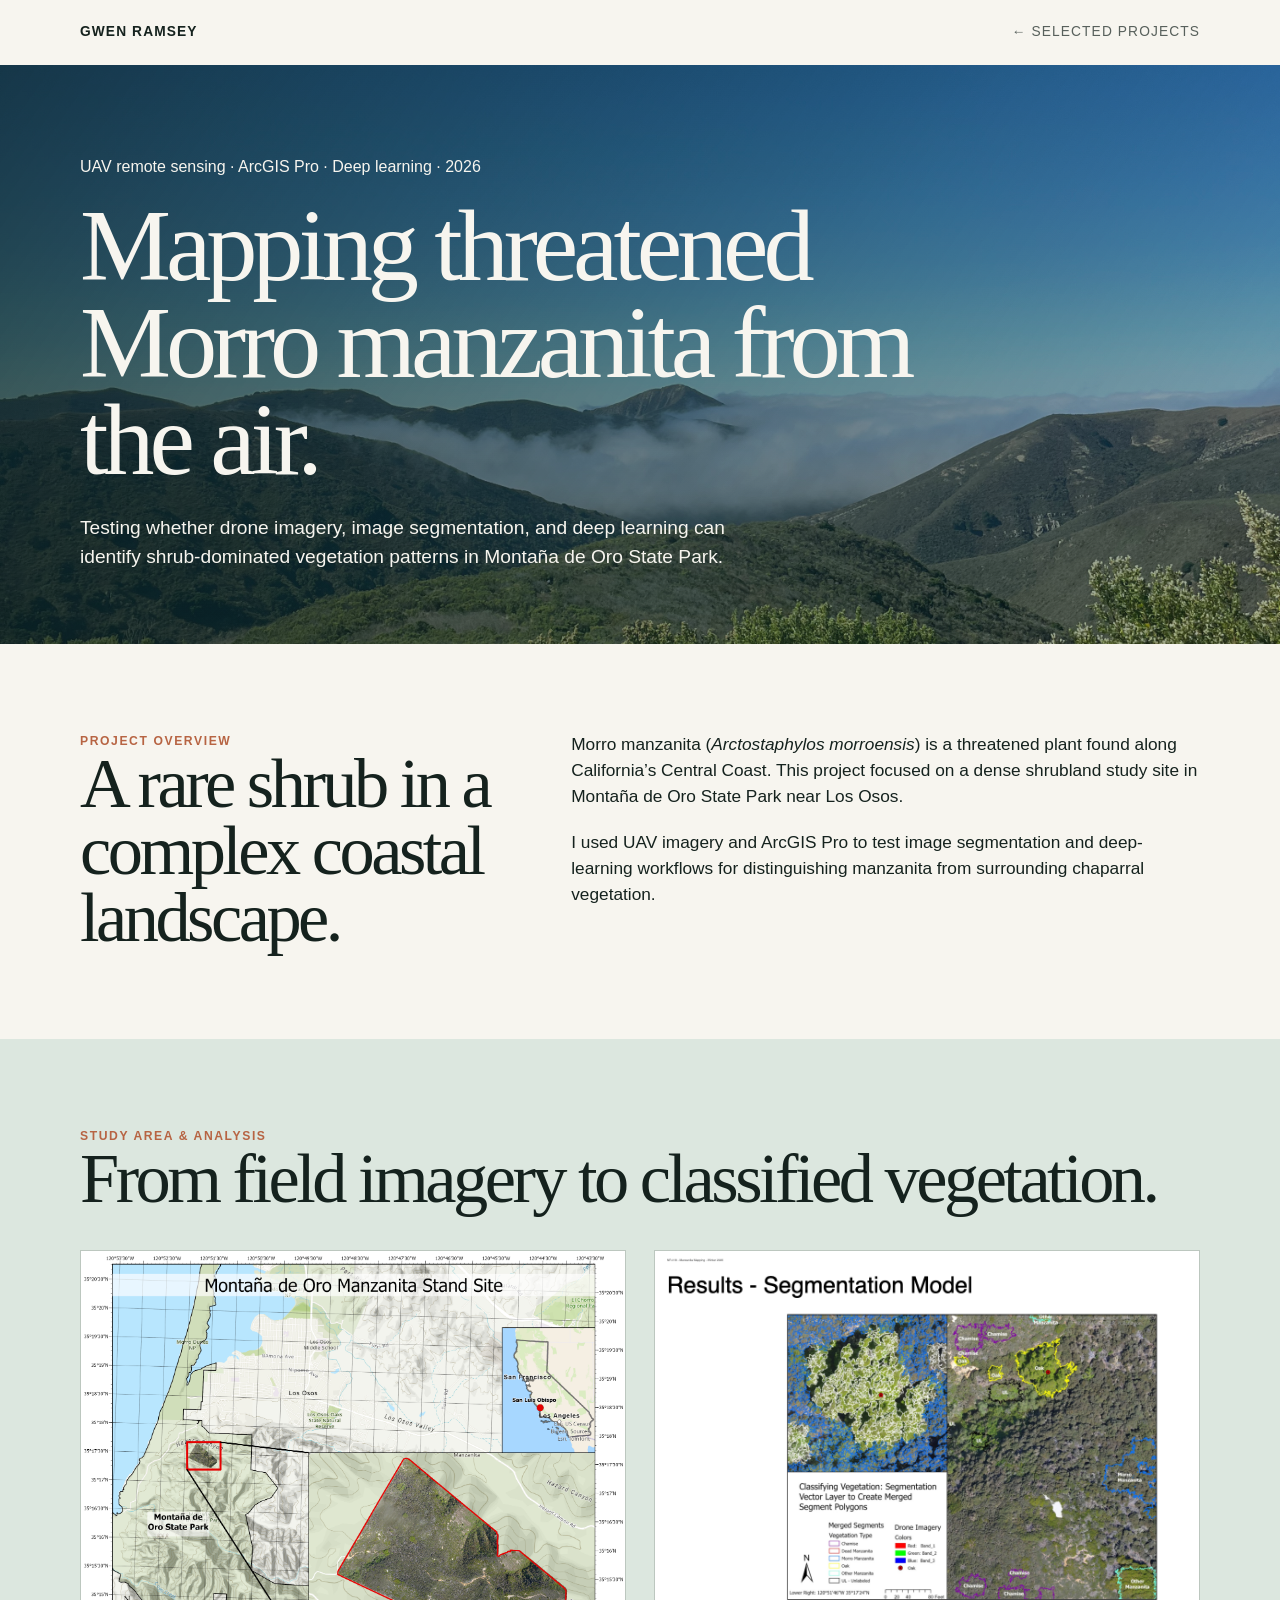
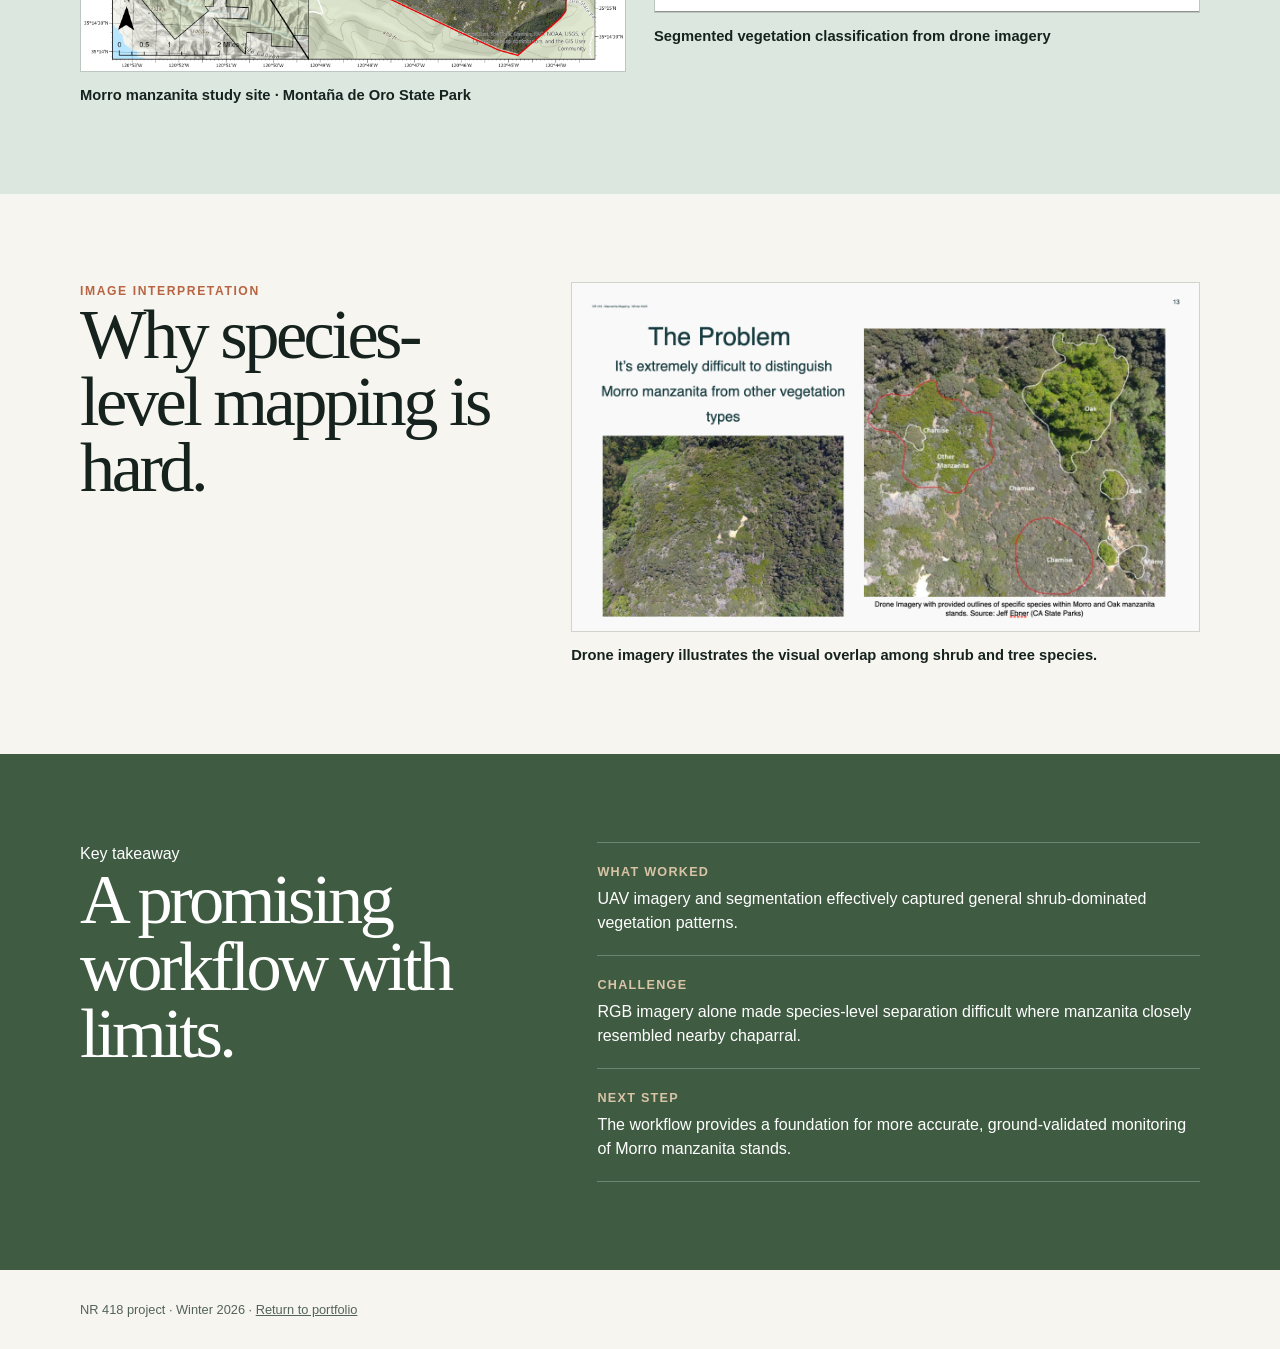
<file: manzanita-mapping.html>
<!DOCTYPE html>
<html lang="en">
<head>
  <meta charset="UTF-8">
  <meta name="viewport" content="width=device-width, initial-scale=1.0">
  <meta name="description" content="UAV and deep-learning mapping of Morro manzanita in Montaña de Oro State Park by Gwen Ramsey.">
  <title>Morro Manzanita Mapping | Gwen Ramsey</title>
  <style>
    :root { --ink:#15221e; --paper:#f7f5ef; --moss:#3f5b42; --mist:#dce7df; --clay:#b76443; --line:rgba(21,34,30,.16); }
    * { box-sizing:border-box; } html { scroll-behavior:smooth; } body { margin:0; background:var(--paper); color:var(--ink); font-family:Arial, Helvetica, sans-serif; line-height:1.5; } a { color:inherit; }
    .wrap { width:min(1120px, calc(100% - 48px)); margin:auto; } nav { display:flex; justify-content:space-between; align-items:center; padding:22px 0; font-size:.86rem; letter-spacing:.08em; text-transform:uppercase; } nav a { text-decoration:none; font-weight:700; } nav .back { opacity:.7; font-weight:400; }
.hero {
  min-height:520px;
  padding:90px 0 72px;
  color:var(--paper);
  display:flex;
  align-items:end;
  background:
    linear-gradient(125deg, rgba(10, 29, 23, .78) 0%, rgba(20, 49, 39, .52) 60%, rgba(20, 49, 39, .34) 100%),
    url("assets/mdo.jpeg") center / cover no-repeat;
}    h1, h2 { font-family:Georgia, 'Times New Roman', serif; font-weight:400; letter-spacing:-.05em; line-height:.95; } h1 { max-width:900px; margin:18px 0 26px; font-size:clamp(3.5rem,8vw,7.4rem); } .hero p { max-width:650px; margin:0; font-size:1.2rem; }
    section { padding:88px 0; } .intro { display:grid; grid-template-columns:.8fr 1.2fr; gap:72px; } .section-label { color:var(--clay); font-size:.76rem; font-weight:700; letter-spacing:.13em; text-transform:uppercase; } h2 { margin:0; font-size:clamp(2.7rem,5.5vw,5rem); } .body-copy p { margin:0 0 20px; font-size:1.08rem; }
    .maps { background:var(--mist); } .map-grid { display:grid; grid-template-columns:1fr 1fr; gap:28px; } figure { margin:0; } figure img { display:block; width:100%; border:1px solid var(--line); } figcaption { padding-top:12px; font-weight:700; font-size:.92rem; }
    .findings { background:var(--moss); color:white; } .findings-grid { display:grid; grid-template-columns:.85fr 1.15fr; gap:72px; } .finding { padding:20px 0; border-bottom:1px solid rgba(255,255,255,.25); } .finding:first-child { border-top:1px solid rgba(255,255,255,.25); } .finding b { display:block; color:#d9c4a6; margin-bottom:5px; font-size:.79rem; letter-spacing:.1em; text-transform:uppercase; }
    footer { padding:30px 0; font-size:.8rem; color:#53635a; } @media(max-width:760px) { .wrap { width:min(100% - 32px,1120px); } .hero { min-height:460px; padding:58px 0; } section { padding:68px 0; } .intro,.findings-grid,.map-grid { grid-template-columns:1fr; gap:34px; } }
  </style>
</head>
<body>
  <div class="wrap"><nav><a href="index.html">Gwen Ramsey</a><a class="back" href="index.html#projects">← Selected projects</a></nav></div>
  <header class="hero"><div class="wrap"><div class="eyebrow">UAV remote sensing · ArcGIS Pro · Deep learning · 2026</div><h1>Mapping threatened Morro manzanita from the air.</h1><p>Testing whether drone imagery, image segmentation, and deep learning can identify shrub-dominated vegetation patterns in Montaña de Oro State Park.</p></div></header>
  <main>
    <section><div class="wrap intro"><div><div class="section-label">Project overview</div><h2>A rare shrub in a complex coastal landscape.</h2></div><div class="body-copy"><p>Morro manzanita (<em>Arctostaphylos morroensis</em>) is a threatened plant found along California’s Central Coast. This project focused on a dense shrubland study site in Montaña de Oro State Park near Los Osos.</p><p>I used UAV imagery and ArcGIS Pro to test image segmentation and deep-learning workflows for distinguishing manzanita from surrounding chaparral vegetation.</p></div></div></section>
    <section class="maps"><div class="wrap"><div class="section-label">Study area &amp; analysis</div><h2>From field imagery to classified vegetation.</h2><div class="map-grid" style="margin-top:38px;"><figure><img src="assets/mdo_site.jpg" alt="Map of the Morro manzanita study site in Montaña de Oro State Park, Los Osos, California."><figcaption>Morro manzanita study site · Montaña de Oro State Park</figcaption></figure><figure><img src="assets/manzanita-segmentation-results.png" alt="Vegetation classification results from image segmentation and drone imagery."><figcaption>Segmented vegetation classification from drone imagery</figcaption></figure></div></div></section>
    <section><div class="wrap intro"><div><div class="section-label">Image interpretation</div><h2>Why species-level mapping is hard.</h2></div><figure><img src="assets/manzanita-drone-imagery.png" alt="Annotated drone imagery showing visually similar manzanita, chamise, and oak vegetation."><figcaption>Drone imagery illustrates the visual overlap among shrub and tree species.</figcaption></figure></div></section>
    <section class="findings"><div class="wrap findings-grid"><div><div class="eyebrow">Key takeaway</div><h2>A promising workflow with limits.</h2></div><div><div class="finding"><b>What worked</b>UAV imagery and segmentation effectively captured general shrub-dominated vegetation patterns.</div><div class="finding"><b>Challenge</b>RGB imagery alone made species-level separation difficult where manzanita closely resembled nearby chaparral.</div><div class="finding"><b>Next step</b>The workflow provides a foundation for more accurate, ground-validated monitoring of Morro manzanita stands.</div></div></div></section>
  </main>
  <footer><div class="wrap">NR 418 project · Winter 2026 · <a href="index.html">Return to portfolio</a></div></footer>
</body>
</html>
</file>
